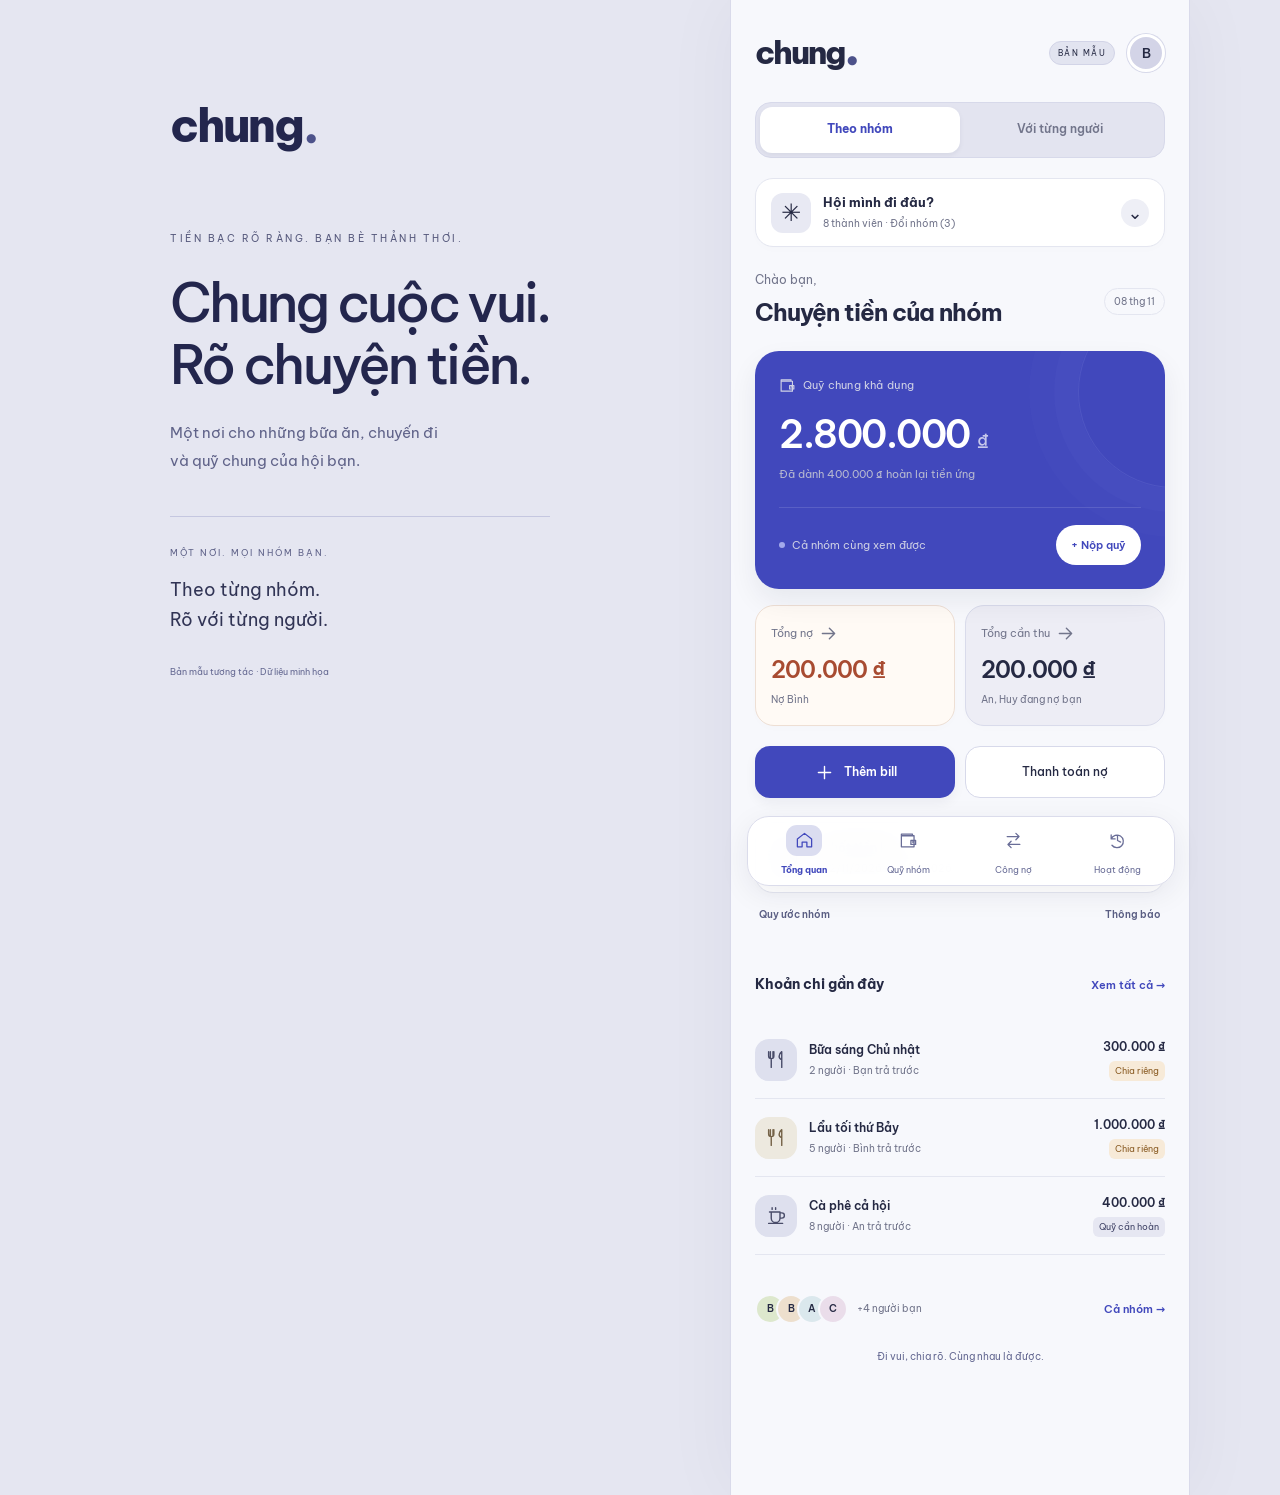
<file: frontend/index.html>
<!doctype html>
<html lang="vi">
<head><meta charset="utf-8"><meta name="viewport" content="width=device-width, initial-scale=1, viewport-fit=cover"><meta name="theme-color" content="#163e35"><title>Chung — Share Bill</title><link rel="stylesheet" href="styles.css"><link rel="stylesheet" href="redesign.css"></head>
<body>
<aside class="presentation"><a class="brand" href="#">chung<span>●</span></a><p class="eyebrow">TIỀN BẠC RÕ RÀNG. BẠN BÈ THẢNH THƠI.</p><h1>Chung cuộc vui.<br>Rõ chuyện tiền.</h1><p>Một nơi cho những bữa ăn, chuyến đi<br>và quỹ chung của hội bạn.</p><div class="design-note"><span>MỘT NƠI. MỌI NHÓM BẠN.</span><p>Theo từng nhóm.<br>Rõ với từng người.</p></div><div class="palette"><i></i><i></i><i></i><i></i></div><small>Bản mẫu tương tác · Dữ liệu minh họa</small></aside>
<div class="app"><header><div class="topline"><a class="brand" href="#" aria-label="Về tổng quan">chung<span>●</span></a><span class="demo">BẢN MẪU</span><button class="avatar me" data-action="profile" aria-label="Thông tin bản mẫu">B</button></div><div class="scope-tabs" aria-label="Phạm vi xem"><button class="selected" data-scope="group" data-action="home">Theo nhóm</button><button data-scope="contacts" data-action="contacts">Với từng người</button></div><button class="group-picker" data-action="groups"><span class="group-icon">✳</span><span><strong>Hội mình đi đâu?</strong><small>8 thành viên · Đổi nhóm (3)</small></span><span class="chevron">⌄</span></button></header>
<main id="main"></main><nav aria-label="Điều hướng chính" id="nav"></nav></div>
<dialog id="sheet"><div class="sheet-top"><span class="handle"></span><button class="close" aria-label="Đóng">×</button></div><div id="sheet-content"></div></dialog><div id="toast" role="status"></div><script src="money.js"></script><script src="flows.js"></script><script src="app.js"></script><script src="groups.js"></script>
<script src="membership.js"></script>
<script src="invitations.js"></script>
</body></html>
</file>
<file: frontend/styles.css>
@import url('https://fonts.googleapis.com/css2?family=Be+Vietnam+Pro:wght@400;500;600;700;800&display=swap');
:root{--green:#16193e;--muted:#63668e;--paper:#f7f7fb;--line:#e0e1ee;--lime:#abb0ed;--orange:#a95032;--font:'Be Vietnam Pro',system-ui,sans-serif}*{box-sizing:border-box}body{margin:0;background:#e2e3ef;color:#23253a;font:14px var(--font);line-height:1.55}button,input,select{font:inherit}button,a,input,select{-webkit-tap-highlight-color:transparent}button{cursor:pointer;color:inherit}button:focus-visible,a:focus-visible{outline:3px solid #ac6e37;outline-offset:3px}button{border:0}a{color:inherit;text-decoration:none}.app{background:var(--paper);width:100%;max-width:440px;min-height:100dvh;margin-left:calc(50% + 90px);padding-bottom:100px}header{padding:22px 24px 0}.topline{display:flex;align-items:center;gap:12px}.brand{font-size:30px;font-weight:800;letter-spacing:-2px}.brand span{font-size:12px;color:#5d63a7;margin-left:3px}.demo{font-size:9px;letter-spacing:1px;background:#dee0ee;border-radius:5px;padding:4px 6px;margin-left:auto}.avatar{height:40px;width:40px;border-radius:50%;background:#efe1cf;display:inline-flex;align-items:center;justify-content:center;font-size:13px;font-weight:600;flex-shrink:0;border:2px solid var(--paper)}.me{background:#cdcfe8}.group-picker{display:flex;gap:12px;align-items:center;background:none;width:100%;padding:22px 0;text-align:left}.group-icon{background:#e2e3f0;border-radius:14px;width:46px;height:46px;display:grid;place-items:center;font-size:28px}.group-picker strong{display:block;font-size:14px}.group-picker small{color:var(--muted);font-size:11px}.chevron{margin-left:auto;font-size:23px}main{padding:0 24px}.heading{display:flex;justify-content:space-between;align-items:center;margin:20px 0 14px}h1,h2,h3,p{margin:0}h2{font-size:19px;letter-spacing:-.6px}h3{font-size:14px}small,.sub{color:var(--muted)}.sub{font-size:12px}.text-btn{background:none;color:var(--green);font-size:11px;font-weight:600;padding:12px 0 12px 10px;min-height:44px}.fund-card{border-radius:23px;padding:23px;background:var(--green);color:white;position:relative;overflow:hidden}.fund-card:after{content:'';position:absolute;width:160px;height:160px;border:1px solid #ffffff0e;border-radius:50%;top:-70px;right:-45px;box-shadow:0 0 0 25px #ffffff05,0 0 0 50px #ffffff04;pointer-events:none}.card-label{font-size:12px;color:#c9cbe2;display:flex;align-items:center;gap:7px}.card-label svg{width:17px}.money{font-size:32px;letter-spacing:-1.1px;font-weight:600;line-height:1.4;font-variant-numeric:tabular-nums}.money span{font-size:18px;font-weight:400;opacity:.7}.fund-card .sub{color:#bdbfd1;font-size:10px;margin-top:3px}.card-bottom{display:flex;align-items:center;margin-top:22px;padding-top:17px;border-top:1px solid #ffffff26;gap:7px;font-size:10px;color:#cdcfe4}.card-bottom button{margin-left:auto;border-radius:10px;background:var(--lime);font-size:11px;font-weight:600;padding:10px 13px;min-height:40px}.status-dot{background:#8b92dc;width:6px;height:6px;border-radius:50%}.summary{display:grid;grid-template-columns:1fr 1fr;gap:12px;margin:14px 0 22px}.stat{border:1px solid var(--line);border-radius:17px;padding:15px;background:#fff}.stat .label{font-size:10px;color:var(--muted);display:flex;align-items:center;gap:5px}.stat strong{display:block;font-size:20px;margin:6px 0 1px;font-weight:600;letter-spacing:-.5px;font-variant-numeric:tabular-nums}.stat small{font-size:9px}.orange{color:var(--orange)}.primary{border-radius:13px;background:var(--green);color:white;min-height:50px;width:100%;font-weight:600;display:flex;align-items:center;justify-content:center;gap:9px;font-size:13px;padding:12px 15px}.primary.lime{color:var(--green);background:var(--lime)}.secondary{border:1px solid var(--line);background:white;border-radius:12px;padding:13px 16px;min-height:48px;width:100%;font-weight:500}.action-row{display:grid;grid-template-columns:1.2fr 1fr;gap:10px}.action-row .secondary{font-size:12px}.section-eyebrow{font-size:9px;letter-spacing:1.1px;color:var(--muted);font-weight:600;margin:22px 0 8px}.transaction{width:100%;display:flex;align-items:center;gap:11px;text-align:left;background:transparent;padding:16px 0;border-bottom:1px solid var(--line);min-height:76px}.transaction .icon-tile{width:43px;height:43px;border-radius:13px;background:#ede9df;color:#746247;display:grid;place-items:center;flex-shrink:0}.transaction:nth-child(2n) .icon-tile{background:#dee0ee;color:#494c69}.transaction strong{font-size:12px;display:block}.transaction small{font-size:10px;display:block;margin-top:4px}.transaction .right{margin-left:auto;text-align:right;white-space:nowrap}.badge{display:inline-block;font-size:9px;border-radius:5px;padding:3px 6px;background:#e6e7f2;color:#414467;margin-top:5px}.badge.amber{background:#f7ead8;color:#8a5c24}.note{background:#e9eaf3;border-radius:12px;padding:13px;font-size:11px;color:#505373;line-height:1.7;margin:16px 0}.note strong{color:var(--green)}.people-strip{display:flex;align-items:center;gap:0}.people-strip .avatar{margin-right:-9px;width:29px;height:29px;font-size:9px}.people-strip small{margin-left:18px;font-size:10px}.home-end{display:flex;align-items:center;justify-content:space-between;margin:22px 0 10px}nav{position:fixed;bottom:0;width:440px;max-width:100%;background:#fffffff5;backdrop-filter:blur(14px);border-top:1px solid var(--line);display:grid;grid-template-columns:repeat(4,1fr);padding:10px 10px calc(13px + env(safe-area-inset-bottom));z-index:3}nav button{background:none;display:flex;flex-direction:column;align-items:center;gap:5px;font-size:9px;color:#686c95;min-height:48px}nav button.active{color:var(--green);font-weight:600}nav button.active .nav-icon{background:#d9dbee}.nav-icon{width:48px;height:28px;border-radius:15px;display:grid;place-items:center}svg{width:21px;height:21px;stroke:currentColor;fill:none;stroke-width:1.6;stroke-linecap:round;stroke-linejoin:round;flex-shrink:0}.presentation{position:fixed;left:max(45px,calc(50% - 470px));top:10vh;max-width:470px}.presentation>.brand{font-size:46px}.eyebrow{font-size:10px;letter-spacing:2px;margin:60px 0 18px;color:#5b5e83}.presentation h1{font-size:48px;line-height:1.25;font-weight:500;letter-spacing:-2.3px}.presentation>p:not(.eyebrow){margin-top:24px;color:#575b7e;line-height:1.9}.design-note{margin-top:65px;border-left:1px solid #9da0bb;padding-left:20px}.design-note span{font-size:9px;letter-spacing:1.6px;color:#686c96}.design-note p{font-size:13px;margin-top:12px}.palette{display:flex;gap:9px;margin:35px 0 18px}.palette i{width:23px;height:23px;border-radius:50%;background:var(--green)}.palette i:nth-child(2){background:#959acd}.palette i:nth-child(3){background:#f7f7ed;border:1px solid #c5c7e0}.palette i:nth-child(4){background:#b87051}.presentation>small{font-size:10px}dialog{border:0;padding:0 22px 26px;border-radius:24px 24px 0 0;background:var(--paper);color:#23253a;width:min(100%,440px);max-width:100%;max-height:92dvh;margin:auto auto 0;overscroll-behavior:contain}dialog::backdrop{background:#10122588;backdrop-filter:blur(3px)}.sheet-top{position:sticky;top:0;background:var(--paper);height:46px;z-index:2;display:flex;justify-content:center;align-items:flex-start}.handle{width:36px;height:4px;border-radius:3px;background:#bfc1dc;margin-top:12px}.close{position:absolute;right:-6px;top:2px;background:none;width:44px;height:44px;font-size:27px;color:#666a94}.sheet-title{font-size:23px;margin-bottom:5px;letter-spacing:-.7px}.sheet-sub{font-size:12px;color:var(--muted);margin-bottom:22px}label.field{display:block;margin:17px 0;font-size:11px;font-weight:600}input:not([type=checkbox]),select{width:100%;display:block;background:white;border:1px solid #d2d3e7;border-radius:11px;min-height:48px;padding:12px;color:#23253a;font-size:16px;margin-top:7px}input.amount{font-size:27px;font-weight:600;letter-spacing:-1px}.upload{display:flex;align-items:center;justify-content:center;gap:10px;border:1px dashed #abadc6;border-radius:13px;background:#e9eaf5;min-height:76px;padding:15px;font-size:12px;cursor:pointer}.upload input{max-width:100%;font-size:11px!important;min-height:0!important;padding:0!important;background:none!important;border:0!important}.member-grid{display:grid;grid-template-columns:repeat(4,1fr);gap:10px;margin:12px 0}.member-choice{display:flex;align-items:center;flex-direction:column;gap:6px;border:1px solid #d8d9ea;padding:10px 0;border-radius:12px;position:relative;font-size:10px;background:white;cursor:pointer}.member-choice:has(input:checked){background:#e2e3f4;border-color:#6d72a6}.member-choice input{position:absolute;right:4px;top:4px;accent-color:var(--green);width:13px;height:13px}.member-choice .avatar{width:33px;height:33px}.row{display:flex;justify-content:space-between;align-items:center;gap:12px;padding:12px 0;font-size:12px}.row+.row{border-top:1px solid var(--line)}.row .value{font-weight:600;text-align:right}.total{font-size:17px}.error{font-size:12px;color:#a9432c;margin:10px 0}.hidden{display:none!important}.detail-list{background:white;border:1px solid var(--line);border-radius:14px;padding:5px 15px;margin:16px 0}.hero-number{padding:18px 0}.hero-number small{font-size:11px}.hero-number .money{font-size:37px}.pill-tabs{display:flex;background:#e1e2f0;border-radius:11px;padding:4px;margin:18px 0}.pill-tabs button{flex:1;border-radius:8px;padding:10px;background:transparent;font-size:11px}.pill-tabs button.selected{background:white;box-shadow:0 2px 4px #171a3b10}.empty{text-align:center;font-size:12px;color:var(--muted);padding:25px 10px}.pending-card{background:#fff8eb;border:1px solid #eddcba;border-radius:14px;padding:15px;margin:14px 0}.pending-card p{font-size:11px;margin:5px 0 12px;color:#8a704c}.pending-card .secondary{font-size:11px;min-height:42px;padding:10px}.success-icon{width:64px;height:64px;background:#d5d7ef;border-radius:50%;display:grid;place-items:center;font-size:30px;margin:10px 0 22px}.split-preview{border-radius:13px;background:#dfe0f1;padding:16px;display:flex;justify-content:space-between;align-items:center;font-size:11px;margin:17px 0}.split-preview strong{font-size:19px}.review-list{font-size:12px}.receipt-image{width:100%;max-height:240px;object-fit:contain;border-radius:12px;margin-top:15px}#toast{position:fixed;bottom:100px;left:50%;transform:translateX(-50%);background:#23253e;color:white;padding:12px 18px;border-radius:12px;font-size:12px;z-index:10;max-width:90vw;box-shadow:0 4px 25px #0002;display:none}.footer-note{font-size:10px;text-align:center;margin:18px 0;color:var(--muted)}.danger-link{color:#995336}.bank-card{border-radius:16px;border:1px solid var(--line);background:white;padding:20px;margin:16px 0}.bank-card .bank-logo{font-size:11px;font-weight:700;letter-spacing:2px;color:#4a4f83}.bank-card strong{display:block;font-size:22px;margin-top:12px}.bank-card small{font-size:10px}.bank-card button{margin-top:12px}.receipt-placeholder{border:1px dashed #c5c7e0;background:white;padding:20px;text-align:center;border-radius:12px;color:#666a94;font-size:11px}.page-title{padding:6px 0 8px}.page-title h2{font-size:25px}.page-title p{margin-top:5px}.compact{padding-top:8px}button:disabled{opacity:.45;cursor:not-allowed}@media(min-width:851px){.app{box-shadow:0 0 60px #25273d10}dialog{margin:auto;border-radius:24px}body{min-height:100vh}}@media(max-width:1100px){.presentation{left:40px;max-width:370px}.presentation h1{font-size:40px}.app{margin-left:calc(100% - 470px)}}@media(max-width:850px){.presentation{display:none}.app{margin:0 auto}body{background:var(--paper)}}@media(max-width:360px){main{padding:0 16px}header{padding:16px 16px 0}.money{font-size:28px}.stat strong{font-size:18px}.transaction strong{font-size:11px}.transaction small{font-size:9px}.fund-card{padding:20px}.member-grid{gap:6px}}
/* Keep the primary action readable on the dark fund card. */
.card-bottom button{color:var(--green);min-height:44px}.stat small{font-size:10px}.transaction small{font-size:11px}.badge{font-size:10px}.card-bottom{font-size:11px}.fund-card .sub{font-size:11px}nav button{font-size:10px}.note svg{width:16px;height:16px;vertical-align:middle;margin-right:4px}
/* Period, feedback and group policy screens share the existing mobile sheet. */
.period-banner{display:flex;align-items:center;gap:12px;width:100%;padding:16px;margin-top:20px;border:1px solid #cacce2;border-radius:16px;background:#e5e6f3;text-align:left}.period-banner strong{display:block;font-size:13px}.period-banner small{display:block;font-size:11px;margin-top:4px}.calendar-tile{display:grid;place-items:center;width:39px;height:39px;background:white;border-radius:11px}.period-arrow{margin-left:auto;font-size:23px}.quick-links{display:flex;justify-content:space-between;gap:8px;flex-wrap:wrap}.quick-links .text-btn{padding:10px 0}.section-heading{margin-top:24px;margin-bottom:12px}.spaced{margin-top:12px}.explain-row{display:flex;justify-content:space-between;gap:12px;width:100%;background:none;text-align:left;padding:15px 0;border-bottom:1px solid var(--line);font-size:12px}.explain-row small{display:block;margin-top:5px;font-size:10px}.explain-row>strong{white-space:nowrap}.check-line{display:flex;gap:10px;align-items:center;min-height:48px;font-size:13px;margin:12px 0}.check-line input{accent-color:var(--green);width:20px;height:20px;flex-shrink:0}textarea{display:block;width:100%;min-height:110px;resize:vertical;font:16px var(--font);padding:12px;margin-top:8px;border:1px solid #d2d3e7;border-radius:12px;background:white;color:#23253a}.feedback-section{border-top:1px solid var(--line);padding-top:20px;margin-top:20px}.feedback-section>h3{margin-bottom:10px}.guest-card{padding:22px;border-radius:18px;background:#dddff2}.guest-mode .app,.guest-mode .presentation{visibility:hidden}.row>strong{max-width:60%;text-align:right}.row>span{min-width:0}input[readonly]{font-size:12px;overflow:hidden}.sheet-title:focus{outline:none}.pending-card p{overflow-wrap:anywhere}.note p{overflow-wrap:anywhere}
.opening-label{display:block;font-size:10px;margin-top:4px}.period-banner span:first-child{min-width:0}
.group-option{width:100%;text-align:left;border:1px solid var(--line);border-radius:16px;background:white;padding:16px;margin:0 0 12px;color:var(--green)}.group-option.active{border-color:#63689e;background:#e5e6f3}.group-option-top{display:flex;align-items:center;justify-content:space-between;gap:10px}.group-option-top strong{font-size:14px}.group-option-top>span{font-size:10px;white-space:nowrap}.group-option>small{display:block;color:var(--muted);margin-top:8px}.group-money{display:flex;gap:20px;margin-top:15px;font-size:11px}.group-money b{display:block;font-size:15px;margin-top:4px}
.scope-tabs{display:flex;padding:4px;background:#dfe0ef;border-radius:12px;gap:4px;margin:15px 0}.scope-tabs button{flex:1;min-height:44px;border-radius:9px;background:transparent;color:var(--green);font-size:13px;font-weight:600}.scope-tabs button.selected{background:white;box-shadow:0 2px 6px #171a3b10}.group-picker[hidden]{display:none}.contact-card{width:100%;background:white;border:1px solid var(--line);border-radius:17px;padding:16px;margin:12px 0;text-align:left;color:var(--green)}.contact-heading{display:flex;gap:12px;align-items:center}.contact-heading strong{font-size:15px}.contact-heading small{display:block;font-size:11px;color:var(--muted);margin-top:4px}.contact-arrow{margin-left:auto}.net-contact{padding:18px;background:#dfe0f1;border-radius:14px}.net-contact small,.net-contact strong{display:block}.net-contact strong{margin-top:8px;font-size:18px}.net-contact p{font-size:11px;color:var(--muted);margin-top:8px}

#nav[hidden]{display:none}
</file>
<file: frontend/redesign.css>
/* Animate UI: subtle; CSS adaptation of fade/menu/sheet/dismiss and press tokens.
   Native dialog keeps focus and Escape handling; no React runtime is required. */
:root{--green:#10143e;--muted:#5b5f84;--paper:#f3f4f9;--line:#dcddec;--lime:#a3a9eb;--orange:#a84b31;--out:cubic-bezier(.23,1,.32,1);--soft:cubic-bezier(.215,.61,.355,1);--away:cubic-bezier(.33,.17,.67,.5)}
body{background:#e5e6f1;color:#16193d}button{transition:background-color .2s ease,color .2s ease,border-color .2s ease,box-shadow .2s ease,transform .22s var(--soft)}button:active{transform:scale(.97)}button.transaction:active,button.contact-card:active,button.group-option:active{transform:scale(.985)}button:focus-visible,a:focus-visible{outline:3px solid #32387d;outline-offset:3px}
.app{max-width:460px;background:var(--paper);padding-bottom:112px}header{padding:28px 24px 0}.topline{padding-bottom:8px}.brand{font-size:32px;letter-spacing:-2px}.brand span{color:#4d528a}.demo{font-size:8px;letter-spacing:1.5px;padding:5px 8px;background:#e2e4f0;border:1px solid #d2d4e7;border-radius:20px}.me{width:38px;height:38px;background:#d3d4e7;border:3px solid white;box-shadow:0 0 0 1px #d7d9ea}
.scope-tabs{position:relative;background:#e3e4f0;border:1px solid #d7d9ea;padding:4px;gap:0;margin:16px 0 20px;border-radius:16px;isolation:isolate}.scope-tabs:before{content:'';position:absolute;inset:4px auto 4px 4px;width:calc(50% - 4px);background:white;border-radius:12px;box-shadow:0 2px 5px #171a3b10;z-index:-1;transition:transform .22s var(--soft)}.scope-tabs:has([data-scope=contacts].selected):before{transform:translateX(100%)}.scope-tabs button,.scope-tabs button.selected{background:transparent;box-shadow:none;min-height:46px;font-size:12px;color:var(--muted)}.scope-tabs button.selected{color:var(--green);font-weight:700}
.group-picker{background:white;border:1px solid var(--line);padding:13px 15px;border-radius:18px;gap:12px;margin-bottom:24px;box-shadow:0 3px 8px #171a3b03}.group-icon{width:40px;height:40px;font-size:24px;background:#e8e9f3;border-radius:12px}.group-picker strong{font-size:13px}.group-picker small{font-size:10px}.chevron{width:28px;height:28px;border-radius:50%;background:#eeeff6;text-align:center;font-size:18px}
.heading.compact{margin:0 0 20px;padding:0}.heading.compact h2{font-size:24px;letter-spacing:-1px;margin-top:4px}.heading.compact>.sub{font-size:10px;border:1px solid var(--line);padding:5px 9px;border-radius:20px}.heading.compact h2 span{display:none}
.fund-card{padding:24px;border-radius:24px;background:#11153e;box-shadow:0 12px 28px #13163b12}.fund-card:after{width:190px;height:190px;top:-55px;right:-105px;border:1px solid #a3a9eb24;box-shadow:0 0 0 24px #a3a9eb08,0 0 0 49px #a3a9eb05}.card-label{font-size:11px;color:#d0d2e6;letter-spacing:.2px}.fund-card .money{font-size:38px;margin:12px 0 5px;font-weight:600;letter-spacing:-1.5px}.fund-card .money span{font-size:20px}.fund-card .sub{font-size:11px;color:#b7b9d0}.card-bottom{margin-top:24px;border-color:#ffffff20;flex-wrap:wrap;row-gap:12px}.card-bottom button{padding:10px 15px;border-radius:25px;color:#181b3d;font-size:11px;min-height:40px}.status-dot{background:#a3a9eb}
.summary{gap:10px;margin:16px 0 20px}.stat{padding:17px 15px;border-radius:19px;background:#fff;border:1px solid var(--line);box-shadow:0 3px 8px #12153b03}.stat .label{font-size:11px}.stat strong{font-size:23px;font-weight:600;letter-spacing:-.8px;white-space:nowrap;margin:8px 0 4px}.stat small{font-size:10px;display:block;line-height:1.6}.stat:first-child{background:#fffaf5;border-color:#eedfd4}.stat:last-child{background:#ededf5;border-color:#d9dbeb}.primary{border-radius:15px;font-size:12px;min-height:52px;background:#171a3e;box-shadow:0 5px 12px #171a3e0d}.secondary{border-radius:15px;font-size:12px;border-color:#d7d9ea;min-height:52px}.action-row{grid-template-columns:1fr 1fr;gap:10px}.text-btn{font-size:11px}
.period-banner{background:white;border:1px solid var(--line);border-radius:18px;padding:15px;box-shadow:0 3px 8px #12153b03;margin-top:24px}.calendar-tile{background:#e8e9f3;color:#454973}.period-banner strong{font-size:12px}.period-banner small{font-size:10px;color:var(--muted)}.period-arrow{font-size:20px;color:#61658c}.quick-links{padding:0 4px}.quick-links .text-btn{font-size:10px;color:#5b5f84}.heading{margin-top:26px}.heading h3{font-size:14px}.transaction{min-height:78px;gap:12px}.transaction .icon-tile{width:42px;height:42px;border-radius:14px}.transaction strong{font-size:12px;font-weight:600}.transaction small{font-size:10px}.badge{border-radius:6px;font-size:9px}.note{background:#e6e7f2;color:#4e5171;font-size:11px;padding:15px;border:1px solid #d9daea;border-radius:15px}.footer-note{font-size:10px;color:#656992}.people-strip .avatar{width:30px;height:30px;font-size:10px}.home-end{padding-top:10px}
.page-title{padding:3px 0 10px}.page-title h2{font-size:25px;letter-spacing:-1px;line-height:1.3}.page-title p{font-size:12px}.page-title .section-eyebrow{font-size:9px;letter-spacing:1.5px;margin:0 0 10px;color:#5b5e82}
body[data-view=contacts] .app{padding-bottom:36px}body[data-view=contacts] main>.summary{background:#11153e;gap:0;border-radius:23px;padding:23px 18px;margin:16px 0 14px;box-shadow:0 12px 25px #16193e10}body[data-view=contacts] main>.summary .stat{background:none;border:0;border-radius:0;box-shadow:none;padding:0 12px}body[data-view=contacts] main>.summary .stat+.stat{border-left:1px solid #ffffff26}body[data-view=contacts] main>.summary .label{color:#bcbed1}body[data-view=contacts] main>.summary strong{color:#ebecf8;font-size:27px;letter-spacing:-1px;margin-top:10px}body[data-view=contacts] main>.summary .stat:last-child strong{color:#aeb3ee}
.contact-section-label{display:flex;justify-content:space-between;margin:25px 0 12px;font-size:11px;color:#5f6389}.contact-section-label strong{color:var(--green);font-size:13px}.contact-card{border-radius:20px;background:white;padding:17px 18px;margin:0 0 12px;box-shadow:0 3px 8px #12153b03}.contact-heading{gap:11px}.contact-heading .avatar{background:#e0e2ef;width:40px;height:40px;border:0}.contact-card:nth-of-type(2n) .avatar{background:#f2e7dc}.contact-heading strong{font-size:14px}.contact-heading small{font-size:10px;margin-top:2px}.contact-arrow{border-radius:50%;width:28px;height:28px;display:grid;place-items:center;background:#eeeff6;color:#5f6389}.group-money{gap:0;display:grid;grid-template-columns:1fr 1fr;margin-top:16px;padding-top:13px;border-top:1px solid #e3e4f0;font-size:10px;color:#63678f}.group-money b{font-size:17px;font-weight:600;letter-spacing:-.4px;color:var(--green);margin-top:4px}.group-money .orange{color:var(--orange)}.contact-card .group-money>span+span,.group-option .group-money>span+span{padding-left:16px;border-left:1px solid #e3e4f0}
nav#nav{background:#ffffffed;backdrop-filter:blur(15px);border:1px solid #dbdceb;border-radius:22px;padding:7px 4px;bottom:14px;width:calc(100% - 32px);max-width:428px;box-shadow:0 8px 30px #171a3b12;margin-left:16px}nav#nav button{font-size:9px;min-height:53px;color:#696d97}nav#nav .nav-icon{border-radius:11px;padding:5px;width:36px;height:31px;display:flex;align-items:center;justify-content:center;margin:0 auto 2px}nav#nav button.active{color:var(--green);font-weight:700}nav#nav button.active .nav-icon{background:#dbddf0}nav#nav svg{width:19px;height:19px}
dialog{padding:0 23px 28px;border-radius:28px 28px 0 0;background:#f6f6fa;box-shadow:0 -8px 60px #0f123025;width:min(100%,460px);max-height:92dvh;opacity:0;transform:translateY(100%);transition:transform .2s var(--away),opacity .2s var(--away),display .4s allow-discrete,overlay .4s allow-discrete}dialog[open]{opacity:1;transform:none;transition:transform .4s var(--soft),opacity .4s var(--soft),display .4s allow-discrete,overlay .4s allow-discrete}dialog::backdrop{background:transparent;backdrop-filter:blur(4px);transition:background-color .4s var(--soft),display .4s allow-discrete,overlay .4s allow-discrete}dialog[open]::backdrop{background:#10122b66}.sheet-top{background:#f6f6fa;height:49px}.handle{width:38px;height:4px;background:#c1c3dd}.close{color:#61658c}.sheet-title{font-size:24px;letter-spacing:-1px}.sheet-sub{font-size:11px;margin:8px 0 22px}.group-option{padding:18px;border-radius:19px;box-shadow:0 3px 8px #12153b03}.group-option.active{background:#e3e4f5;border-color:#787db0}.group-option-top strong{font-size:13px}.group-option-top>span{font-size:9px}.group-option>small{font-size:10px}.net-contact{background:#dadcef;border:1px solid #c4c7e4;border-radius:18px;padding:20px}.net-contact small{font-size:10px;color:#505375}.net-contact strong{font-size:19px}.net-contact p{font-size:10px}.section-heading{font-size:13px}.detail-list{border-radius:17px}.bank-card{border-radius:18px}.member-choice{border-radius:14px}input:not([type=checkbox]),select,textarea{border-radius:13px;border-color:#d2d4e7}.pill-tabs{background:#e2e4f0;border-radius:13px}.pill-tabs button{border-radius:10px}#toast{border-radius:14px;background:#15183f;box-shadow:0 8px 30px #12153b20}
main>.page-title,main>.heading.compact,main>.summary,main>.fund-card{animation:content-fade .2s var(--out)}@keyframes content-fade{from{opacity:.25}to{opacity:1}}@starting-style{dialog[open]{opacity:0;transform:translateY(100%)}dialog[open]::backdrop{background:transparent}}
.presentation{max-width:420px;top:90px;color:#23264d}.presentation .eyebrow{font-size:10px;letter-spacing:2.5px;color:#575a7d;margin-top:70px}.presentation h1{font-size:54px;line-height:1.15;letter-spacing:-2.7px;font-weight:500;margin:24px 0}.presentation>p:not(.eyebrow){font-size:15px;line-height:1.9;color:#606389}.design-note{border-top:1px solid #c5c7e0;border-left:0;padding:24px 0;margin-top:40px}.design-note span{font-size:9px;letter-spacing:2px;color:#606389}.design-note p{font-size:18px;line-height:1.7;color:#313455;margin-top:12px}.palette{display:none}.presentation>small{font-size:9px;color:#656992}
@media(hover:hover) and (pointer:fine){.contact-card:hover,.group-option:hover,.group-picker:hover{border-color:#a1a3bd;box-shadow:0 5px 16px #15183f08}.primary:hover{background:#232754}.secondary:hover{background:#e9eaf4}.text-btn:hover{color:#434881}}
@media(min-width:851px){.app{margin-left:calc(50% + 90px);box-shadow:0 0 70px #171a3b0c;border-left:1px solid #d9daea;border-right:1px solid #d9daea}dialog{margin:auto;border-radius:26px;transform:translateY(8%)}@starting-style{dialog[open]{transform:translateY(8%)}}}
@media(min-width:851px) and (max-width:1100px){.app{margin-left:calc(100% - 480px)}.presentation{left:35px;max-width:320px}.presentation h1{font-size:43px}}
@media(max-width:850px){.app{margin:0 auto}body{background:var(--paper)}}
@media(max-width:360px){header{padding:20px 16px 0}main{padding:0 16px}.fund-card{padding:20px}.fund-card .money{font-size:33px}.stat{padding:14px 12px}.stat strong{font-size:20px}body[data-view=contacts] main>.summary{padding:20px 10px}body[data-view=contacts] main>.summary strong{font-size:20px}body[data-view=contacts] main>.summary .stat{padding:0 8px}.contact-card{padding:15px}.group-money b{font-size:15px}.sheet-title{font-size:22px}dialog{padding:0 18px 24px}.scope-tabs button{font-size:11px}.page-title h2{font-size:23px}}
@media(prefers-reduced-motion:reduce){button:active,button.transaction:active,button.contact-card:active,button.group-option:active{transform:none}.scope-tabs:before{transition:none}dialog,dialog[open]{transform:none;transition:opacity .2s var(--out),display .4s allow-discrete,overlay .4s allow-discrete}@starting-style{dialog[open]{transform:none;opacity:0}}}

/* Indigo theme: neutral canvas, clear primary actions. */
:root{--green:#4148bc;--paper:#f7f8fc;--muted:#72758b;--line:#e4e6f0;--lime:#e3e6ff}
body{color:#252943}.fund-card,body[data-view=contacts] main>.summary{background:#4148bc}.primary{background:#4148bc}.card-bottom button{background:#fff;color:#4148bc}.page-title h2,.heading h2,.heading h3,.sheet-title{color:#252943}
</file>
